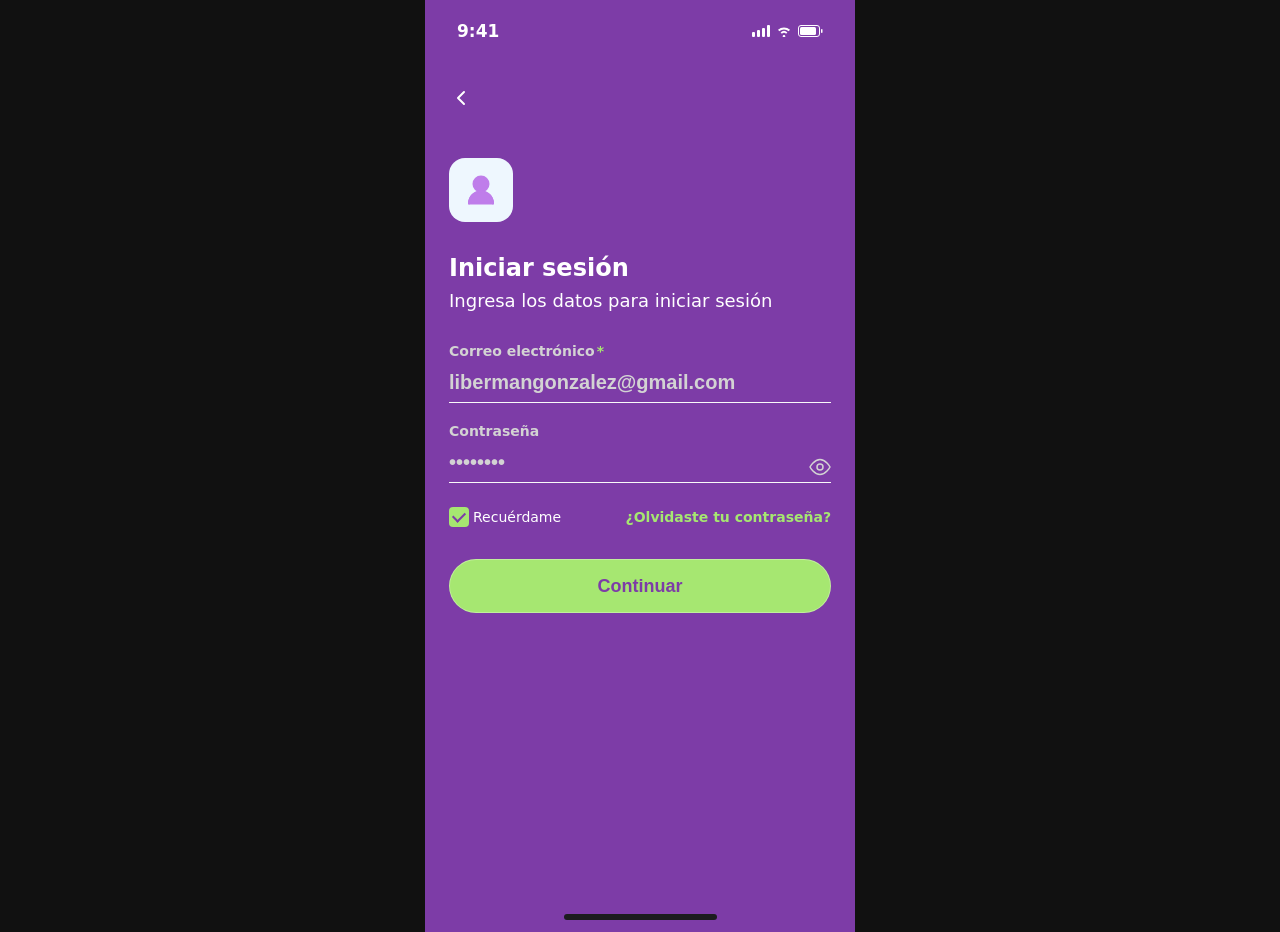
<file: index.html>
<!DOCTYPE html>
<html lang="es">
<head>
  <meta charset="UTF-8" />
  <meta name="viewport" content="width=device-width, initial-scale=1.0" />
  <title>Iniciar sesión</title>
  <link rel="stylesheet" href="style.css" />
</head>
<body>
  <main class="screen">
    <!-- Status bar -->
    <div class="status-bar">
      <span class="status-bar__time">9:41</span>
      <div class="status-bar__icons">
        <svg width="18" height="12" viewBox="0 0 18 12" fill="none"><rect x="0" y="7" width="3" height="5" rx="1" fill="white"/><rect x="5" y="5" width="3" height="7" rx="1" fill="white"/><rect x="10" y="3" width="3" height="9" rx="1" fill="white"/><rect x="15" y="0" width="3" height="12" rx="1" fill="white"/></svg>
        <svg width="16" height="12" viewBox="0 0 16 12" fill="none"><path d="M8 10a1.3 1.3 0 100 2.6A1.3 1.3 0 008 10zM4.6 7.4a5 5 0 016.8 0l-1.3 1.4a3 3 0 00-4.2 0L4.6 7.4zM2 4.8a9 9 0 0112 0L12.7 6.2a7 7 0 00-9.4 0L2 4.8z" fill="white"/></svg>
        <svg width="25" height="12" viewBox="0 0 25 12" fill="none"><rect x="0.5" y="0.5" width="21" height="11" rx="2.5" stroke="white"/><rect x="2" y="2" width="16" height="8" rx="1.5" fill="white"/><rect x="23" y="4" width="1.5" height="4" rx="0.75" fill="white"/></svg>
      </div>
    </div>

    <!-- Tab / back button -->
    <div class="tab">
      <button class="icon-btn" aria-label="Volver">
        <svg width="24" height="24" viewBox="0 0 24 24" fill="none"><path d="M15 6l-6 6 6 6" stroke="white" stroke-width="2" stroke-linecap="round" stroke-linejoin="round"/></svg>
      </button>
    </div>

    <!-- Content -->
    <div class="content">
      <div class="avatar">
        <svg xmlns="http://www.w3.org/2000/svg" width="36" height="36" viewBox="0 0 36 36" fill="none">
  <path d="M18 19.5C22.1421 19.5 25.5 16.1421 25.5 12C25.5 7.85786 22.1421 4.5 18 4.5C13.8579 4.5 10.5 7.85786 10.5 12C10.5 16.1421 13.8579 19.5 18 19.5Z" fill="#BF7DEA" stroke="#BF7DEA" stroke-width="2" stroke-linecap="round" stroke-linejoin="round"/>
  <path d="M30 31.5C30 28.3174 28.7357 25.2652 26.4853 23.0147C24.2348 20.7643 21.1826 19.5 18 19.5C14.8174 19.5 11.7652 20.7643 9.51472 23.0147C7.26428 25.2652 6 28.3174 6 31.5" stroke="#BF7DEA" stroke-width="2" stroke-linecap="round" stroke-linejoin="round"/>
  <path d="M18 19.5C14.8174 19.5 11.7652 20.7643 9.51472 23.0147C7.26428 25.2652 6 28.3174 6 31.5H30C30 28.3174 28.7357 25.2652 26.4853 23.0147C24.2348 20.7643 21.1826 19.5 18 19.5Z" fill="#BF7DEA" stroke="#BF7DEA" stroke-width="2" stroke-linecap="round" stroke-linejoin="round"/>
</svg>
      </div>

      <div class="heading">
        <h1>Iniciar sesión</h1>
        <p>Ingresa los datos para iniciar sesión</p>
      </div>

      <form class="form" id="login-form">
        <div class="field">
          <label for="email">Correo electrónico<span class="required">*</span></label>
          <input type="email" id="email" name="email" value="libermangonzalez@gmail.com" />
        </div>

        <div class="field">
          <label for="password">Contraseña</label>
          <div class="password-wrapper">
            <input type="password" id="password" name="password" value="12345678" />
            <button type="button" class="icon-btn" id="toggle-password" aria-label="Mostrar contraseña">
              <svg id="eye-icon" width="22" height="18" viewBox="0 0 22 18" fill="none">
                <path d="M1 9s4-7.5 10-7.5S21 9 21 9s-4 7.5-10 7.5S1 9 1 9z" stroke="#d3d3d3" stroke-width="1.5"/>
                <circle cx="11" cy="9" r="3" stroke="#d3d3d3" stroke-width="1.5"/>
              </svg>
            </button>
          </div>
        </div>

        <div class="row">
          <label class="checkbox">
            <input type="checkbox" id="remember" checked />
            <span class="checkbox__box"></span>
            Recuérdame
          </label>
          <a href="#" class="link">¿Olvidaste tu contraseña?</a>
        </div>

        <button type="submit" class="btn-primary">Continuar</button>
      </form>
    </div>

    <div class="home-indicator"></div>
  </main>

  <script src="script.js"></script>
</body>
</html>
</file>
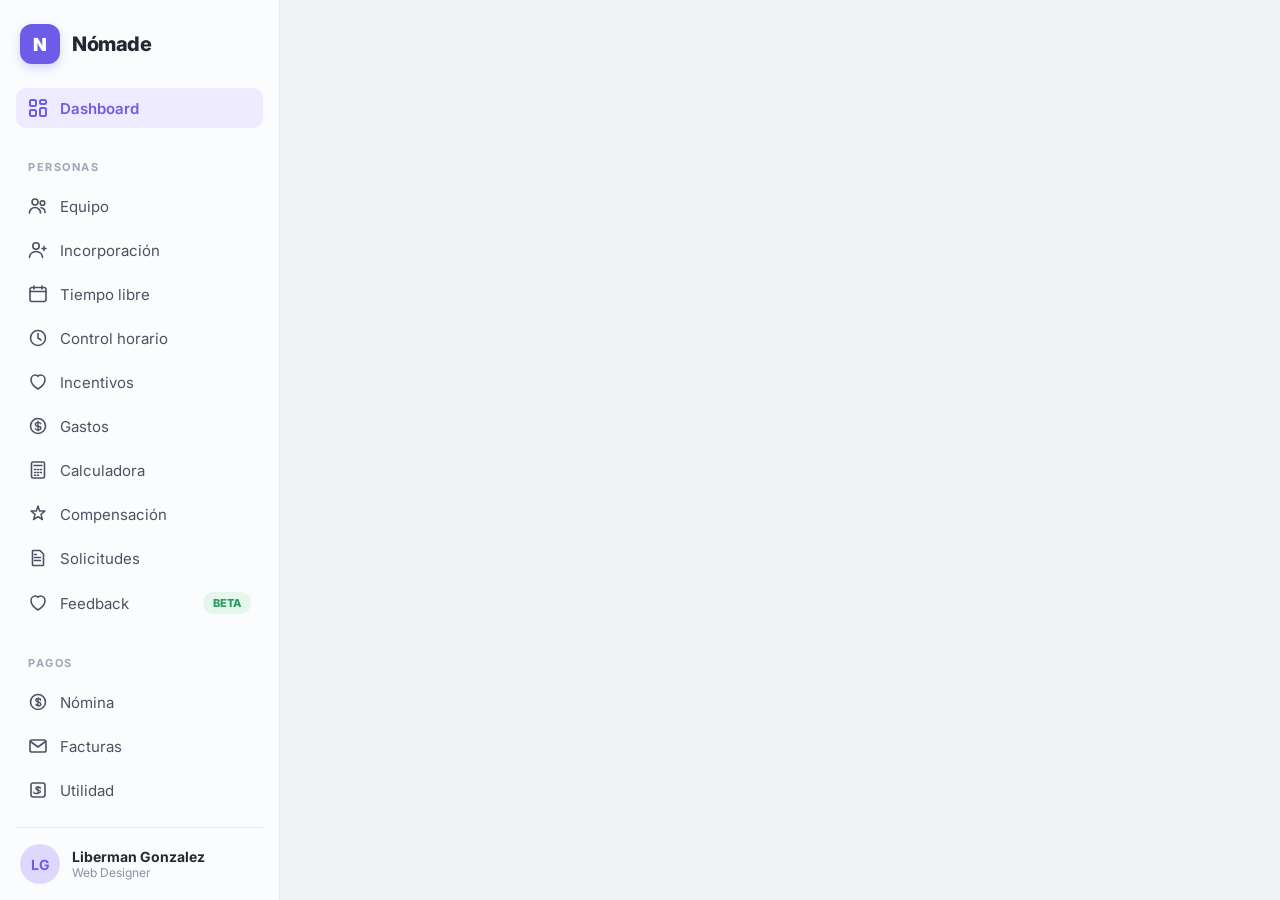
<file: sidebar-nomade/index.html>
<!DOCTYPE html>
<html lang="es">
<head>
  <meta charset="UTF-8" />
  <meta name="viewport" content="width=device-width, initial-scale=1.0" />
  <title>Sidebar — Nómade</title>
  <link rel="preconnect" href="https://fonts.googleapis.com" />
  <link href="https://fonts.googleapis.com/css2?family=Inter:wght@400;500;600;700;800;900&display=swap" rel="stylesheet" />
  <link rel="stylesheet" href="style.css" />
</head>
<body>
  <aside class="sidebar">
    <!-- Logo -->
    <div class="logo">
      <div class="logo__mark">N</div>
      <p class="logo__name">Nómade</p>
    </div>

    <!-- Nav -->
    <nav class="nav">
      <button class="nav-item nav-item--active" data-item="dashboard">
        <svg width="20" height="20" viewBox="0 0 20 20" fill="none">
          <rect x="2" y="2" width="6" height="6" rx="1.5" stroke="currentColor" stroke-width="2"/>
          <rect x="12" y="2" width="6" height="4" rx="1.5" stroke="currentColor" stroke-width="2"/>
          <rect x="12" y="10" width="6" height="8" rx="1.5" stroke="currentColor" stroke-width="2"/>
          <rect x="2" y="12" width="6" height="6" rx="1.5" stroke="currentColor" stroke-width="2"/>
        </svg>
        <span>Dashboard</span>
      </button>

      <div class="nav-section">
        <p class="nav-section__label">Personas</p>

        <button class="nav-item" data-item="equipo">
          <svg width="20" height="20" viewBox="0 0 20 20" fill="none"><circle cx="7" cy="6" r="3" stroke="currentColor" stroke-width="1.6"/><path d="M1.5 17c0-3 2.5-5.5 5.5-5.5s5.5 2.5 5.5 5.5" stroke="currentColor" stroke-width="1.6" stroke-linecap="round"/><circle cx="14.5" cy="7" r="2.3" stroke="currentColor" stroke-width="1.6"/><path d="M13 11.7c2.3.2 4 2.2 4 4.8" stroke="currentColor" stroke-width="1.6" stroke-linecap="round"/></svg>
          <span>Equipo</span>
        </button>

        <button class="nav-item" data-item="incorporacion">
          <svg width="20" height="20" viewBox="0 0 20 20" fill="none"><circle cx="8" cy="6" r="3.2" stroke="currentColor" stroke-width="1.6"/><path d="M1.5 17.5c0-3.3 2.9-6 6.5-6s6.5 2.7 6.5 6" stroke="currentColor" stroke-width="1.6" stroke-linecap="round"/><path d="M16 6.5v4M14 8.5h4" stroke="currentColor" stroke-width="1.6" stroke-linecap="round"/></svg>
          <span>Incorporación</span>
        </button>

        <button class="nav-item" data-item="tiempo-libre">
          <svg width="20" height="20" viewBox="0 0 20 20" fill="none"><rect x="2" y="3.5" width="16" height="14" rx="2" stroke="currentColor" stroke-width="1.6"/><path d="M2 7.5h16M6 2v3M14 2v3" stroke="currentColor" stroke-width="1.6" stroke-linecap="round"/></svg>
          <span>Tiempo libre</span>
        </button>

        <button class="nav-item" data-item="control-horario">
          <svg width="20" height="20" viewBox="0 0 20 20" fill="none"><circle cx="10" cy="10" r="7.5" stroke="currentColor" stroke-width="1.6"/><path d="M10 5.5V10l3 2" stroke="currentColor" stroke-width="1.6" stroke-linecap="round" stroke-linejoin="round"/></svg>
          <span>Control horario</span>
        </button>

        <button class="nav-item" data-item="incentivos">
          <svg width="20" height="20" viewBox="0 0 20 20" fill="none"><path d="M10 17s-7-4.2-7-9.3C3 4.8 5 3 7.4 3c1.1 0 2.1.5 2.6 1.4C10.5 3.5 11.5 3 12.6 3 15 3 17 4.8 17 7.7 17 12.8 10 17 10 17z" stroke="currentColor" stroke-width="1.6" stroke-linejoin="round"/></svg>
          <span>Incentivos</span>
        </button>

        <button class="nav-item" data-item="gastos">
          <svg width="20" height="20" viewBox="0 0 20 20" fill="none"><circle cx="10" cy="10" r="7.5" stroke="currentColor" stroke-width="1.6"/><path d="M12.7 7.8c-.3-.9-1.3-1.4-2.6-1.4-1.5 0-2.7.8-2.7 2s1.2 1.6 2.7 1.8c1.6.2 2.7.7 2.7 1.9s-1.2 1.9-2.7 1.9c-1.4 0-2.4-.5-2.7-1.4M10 5.3v9.4" stroke="currentColor" stroke-width="1.4" stroke-linecap="round"/></svg>
          <span>Gastos</span>
        </button>

        <button class="nav-item" data-item="calculadora">
          <svg width="20" height="20" viewBox="0 0 20 20" fill="none"><rect x="3.5" y="2" width="13" height="16" rx="1.6" stroke="currentColor" stroke-width="1.6"/><path d="M6 5.5h8M6.5 9.5h1.2M9.4 9.5h1.2M12.3 9.5h1.2M6.5 12.5h1.2M9.4 12.5h1.2M12.3 12.5h1.2M6.5 15.2h1.2M9.4 15.2h1.2" stroke="currentColor" stroke-width="1.4" stroke-linecap="round"/></svg>
          <span>Calculadora</span>
        </button>

        <button class="nav-item" data-item="compensacion">
          <svg width="20" height="20" viewBox="0 0 20 20" fill="none"><path d="M10 2l1.6 4.9L17 7l-4 3.4 1.4 5.1L10 12.7 5.6 15.5 7 10.4 3 7l5.4-.1L10 2z" stroke="currentColor" stroke-width="1.5" stroke-linejoin="round"/></svg>
          <span>Compensación</span>
        </button>

        <button class="nav-item" data-item="solicitudes">
          <svg width="20" height="20" viewBox="0 0 20 20" fill="none"><path d="M5 2.5h7l3.5 3.5V17a.5.5 0 01-.5.5H5a.5.5 0 01-.5-.5V3a.5.5 0 01.5-.5z" stroke="currentColor" stroke-width="1.6" stroke-linejoin="round"/><path d="M6.5 9.5h6M6.5 12.5h6M6.5 6.5h2" stroke="currentColor" stroke-width="1.4" stroke-linecap="round"/></svg>
          <span>Solicitudes</span>
        </button>

        <button class="nav-item nav-item--split" data-item="feedback">
          <span class="nav-item__left">
            <svg width="20" height="20" viewBox="0 0 20 20" fill="none"><path d="M10 17s-7-4.2-7-9.3C3 4.8 5 3 7.4 3c1.1 0 2.1.5 2.6 1.4C10.5 3.5 11.5 3 12.6 3 15 3 17 4.8 17 7.7 17 12.8 10 17 10 17z" stroke="currentColor" stroke-width="1.6" stroke-linejoin="round"/></svg>
            <span>Feedback</span>
          </span>
          <span class="badge">Beta</span>
        </button>
      </div>

      <div class="nav-section">
        <p class="nav-section__label">Pagos</p>

        <button class="nav-item" data-item="nomina">
          <svg width="20" height="20" viewBox="0 0 20 20" fill="none"><circle cx="10" cy="10" r="7.5" stroke="currentColor" stroke-width="1.6"/><path d="M10 6v8M12.5 8.2c0-1-.9-1.7-2.2-1.7-1.4 0-2.5.7-2.5 1.8 0 1.1 1.1 1.4 2.5 1.7 1.5.3 2.5.7 2.5 1.9s-1.1 1.9-2.5 1.9c-1.3 0-2.2-.7-2.2-1.7" stroke="currentColor" stroke-width="1.4" stroke-linecap="round"/></svg>
          <span>Nómina</span>
        </button>

        <button class="nav-item" data-item="facturas">
          <svg width="20" height="20" viewBox="0 0 20 20" fill="none"><rect x="2" y="4" width="16" height="12" rx="1.8" stroke="currentColor" stroke-width="1.6"/><path d="M2.5 5.5L10 11l7.5-5.5" stroke="currentColor" stroke-width="1.6" stroke-linecap="round" stroke-linejoin="round"/></svg>
          <span>Facturas</span>
        </button>

        <button class="nav-item" data-item="utilidad">
          <svg width="20" height="20" viewBox="0 0 20 20" fill="none"><rect x="3" y="3" width="14" height="14" rx="2.2" stroke="currentColor" stroke-width="1.6"/><path d="M10 6.5v7M12.3 8.5c0-.9-.9-1.5-2.1-1.5-1.3 0-2.3.7-2.3 1.6s1 1.3 2.3 1.5c1.4.3 2.3.7 2.3 1.7S9.2 13.5 8 13.5c-1.2 0-2.1-.6-2.3-1.4" stroke="currentColor" stroke-width="1.3" stroke-linecap="round"/></svg>
          <span>Utilidad</span>
        </button>
      </div>
    </nav>

    <!-- Profile -->
    <div class="profile">
      <div class="profile__avatar">LG</div>
      <div class="profile__info">
        <p class="profile__name">Liberman Gonzalez</p>
        <p class="profile__role">Web Designer</p>
      </div>
    </div>
  </aside>

  <script src="script.js"></script>
</body>
</html>
</file>
<file: style.css>
:root {
  --color-bg: #7d3ca7;
  --color-primary: #a6e771;
  --color-white: #ffffff;
  --color-text-muted: #d3d3d3;
  --color-border: #fafafa;
  --radius-full: 99999px;
  --font-family: "Inter", system-ui, sans-serif;
}

* {
  box-sizing: border-box;
}

body {
  margin: 0;
  font-family: var(--font-family);
  background: #111;
  display: flex;
  justify-content: center;
}

.screen {
  width: 430px;
  min-height: 932px;
  background: var(--color-bg);
  position: relative;
  display: flex;
  flex-direction: column;
  padding: 0 24px;
}

/* Status bar */
.status-bar {
  height: 62px;
  display: flex;
  align-items: center;
  justify-content: space-between;
  padding: 0 8px;
}

.status-bar__time {
  color: var(--color-white);
  font-weight: 600;
  font-size: 17px;
}

.status-bar__icons {
  display: flex;
  gap: 6px;
  align-items: center;
}

/* Tab / back */
.tab {
  height: 24px;
  margin-top: 24px;
  display: flex;
  align-items: center;
}

.icon-btn {
  background: none;
  border: none;
  padding: 0;
  cursor: pointer;
  display: flex;
  align-items: center;
  justify-content: center;
}

/* Content */
.content {
  flex: 1;
  display: flex;
  flex-direction: column;
  align-items: flex-start;
  gap: 32px;
  margin-top: 48px;
}

.avatar {
  width: 64px;
  height: 64px;
  border-radius: 16px;
  background: #eef7fe;
  display: flex;
  align-items: center;
  justify-content: center;
}

.heading h1 {
  color: var(--color-white);
  font-size: 24px;
  font-weight: 600;
  margin: 0 0 8px;
}

.heading p {
  color: var(--color-white);
  font-size: 18px;
  font-weight: 400;
  margin: 0;
}

.form {
  width: 100%;
  display: flex;
  flex-direction: column;
  gap: 20px;
}

.field {
  display: flex;
  flex-direction: column;
  gap: 12px;
}

.field label {
  color: var(--color-text-muted);
  font-size: 14px;
  font-weight: 600;
}

.required {
  color: var(--color-primary);
  margin-left: 2px;
}

.field input {
  background: transparent;
  border: none;
  border-bottom: 1.5px solid var(--color-border);
  color: var(--color-text-muted);
  font-size: 20px;
  font-weight: 600;
  padding: 0 0 8px;
  outline: none;
  width: 100%;
}

.password-wrapper {
  display: flex;
  align-items: center;
  border-bottom: 1.5px solid var(--color-border);
}

.password-wrapper input {
  border-bottom: none;
  flex: 1;
}

.row {
  display: flex;
  align-items: center;
  justify-content: space-between;
  margin-top: 4px;
}

.checkbox {
  display: flex;
  align-items: center;
  gap: 4px;
  color: var(--color-white);
  font-size: 14px;
  cursor: pointer;
}

.checkbox input {
  display: none;
}

.checkbox__box {
  width: 20px;
  height: 20px;
  border-radius: 4px;
  background: var(--color-primary);
  display: flex;
  align-items: center;
  justify-content: center;
  position: relative;
  transition: background 0.15s ease;
}

.checkbox__box::after {
  content: "";
  width: 10px;
  height: 6px;
  border-left: 2px solid #7d3ca7;
  border-bottom: 2px solid #7d3ca7;
  transform: rotate(-45deg) translate(1px, -1px);
  opacity: 1;
}

.checkbox input:not(:checked) + .checkbox__box {
  background: transparent;
  border: 1.5px solid var(--color-text-muted);
}

.checkbox input:not(:checked) + .checkbox__box::after {
  opacity: 0;
}

.link {
  color: var(--color-primary);
  font-size: 14px;
  font-weight: 600;
  text-decoration: none;
}

.btn-primary {
  margin-top: 12px;
  height: 54px;
  width: 100%;
  border-radius: var(--radius-full);
  border: 1.5px solid rgba(255, 255, 255, 0.3);
  background: var(--color-primary);
  color: #7d3ca7;
  font-size: 18px;
  font-weight: 600;
  cursor: pointer;
}

.btn-primary:active {
  transform: scale(0.98);
}

.home-indicator {
  width: 153px;
  height: 6px;
  background: #1c1c1f;
  border-radius: var(--radius-full);
  margin: 24px auto 12px;
}
</file>
<file: sidebar-nomade/style.css>
:root {
  --bg: #fbfcfe;
  --border: #e8eaf0;
  --active-bg: #eeeaff;
  --active-text: #6c5ce7;
  --text: #4c5260;
  --text-muted: #a0a6b3;
  --logo-bg: #6c5ce7;
  --avatar-bg: #ded8ff;
  --name-color: #252833;
  --role-color: #8892a4;
  --badge-bg: #e5f6ed;
  --badge-text: #2b9b63;
  --font-family: "Inter", system-ui, sans-serif;
}

* {
  box-sizing: border-box;
}

body {
  margin: 0;
  font-family: var(--font-family);
  background: #f1f2f6;
  display: flex;
}

.sidebar {
  width: 280px;
  height: 100vh;
  background: var(--bg);
  border-right: 1.5px solid var(--border);
  display: flex;
  flex-direction: column;
  padding: 24px 16px 0;
}

/* Logo */
.logo {
  display: flex;
  align-items: center;
  gap: 12px;
  padding: 0 4px 24px;
}

.logo__mark {
  width: 40px;
  height: 40px;
  border-radius: 12px;
  background: var(--logo-bg);
  box-shadow: 0 4px 10px rgba(108, 92, 231, 0.25);
  color: white;
  font-weight: 900;
  font-size: 18px;
  display: flex;
  align-items: center;
  justify-content: center;
}

.logo__name {
  margin: 0;
  font-weight: 800;
  font-size: 20px;
  color: var(--name-color);
  letter-spacing: -0.5px;
}

/* Nav */
.nav {
  flex: 1;
  overflow-y: auto;
  display: flex;
  flex-direction: column;
  gap: 32px;
  padding-bottom: 24px;
}

.nav-section {
  display: flex;
  flex-direction: column;
  gap: 4px;
}

.nav-section__label {
  margin: 0 0 8px;
  padding: 0 12px;
  font-size: 11px;
  font-weight: 700;
  letter-spacing: 1.5px;
  text-transform: uppercase;
  color: var(--text-muted);
}

.nav-item {
  all: unset;
  box-sizing: border-box;
  display: flex;
  align-items: center;
  gap: 12px;
  padding: 10px 12px;
  border-radius: 10px;
  color: var(--text);
  font-size: 15px;
  cursor: pointer;
  transition: background 0.15s ease, color 0.15s ease;
}

.nav-item:hover {
  background: #f1f0ff;
}

.nav-item svg {
  flex-shrink: 0;
  color: var(--text);
}

.nav-item--active,
.nav-item--active:hover {
  background: var(--active-bg);
  color: var(--active-text);
  font-weight: 600;
}

.nav-item--active svg {
  color: var(--active-text);
}

.nav-item--split {
  justify-content: space-between;
}

.nav-item__left {
  display: flex;
  align-items: center;
  gap: 12px;
}

.badge {
  background: var(--badge-bg);
  color: var(--badge-text);
  font-size: 11px;
  font-weight: 800;
  text-transform: uppercase;
  padding: 4px 10px;
  border-radius: 999px;
}

/* Profile */
.profile {
  border-top: 1.5px solid var(--border);
  padding: 16px 4px;
  display: flex;
  align-items: center;
  gap: 12px;
}

.profile__avatar {
  width: 40px;
  height: 40px;
  border-radius: 50%;
  background: var(--avatar-bg);
  color: var(--active-text);
  font-weight: 700;
  font-size: 14px;
  display: flex;
  align-items: center;
  justify-content: center;
  flex-shrink: 0;
}

.profile__info {
  min-width: 0;
}

.profile__name {
  margin: 0;
  font-size: 14px;
  font-weight: 700;
  color: var(--name-color);
  white-space: nowrap;
  overflow: hidden;
  text-overflow: ellipsis;
}

.profile__role {
  margin: 0;
  font-size: 12px;
  color: var(--role-color);
}
</file>
